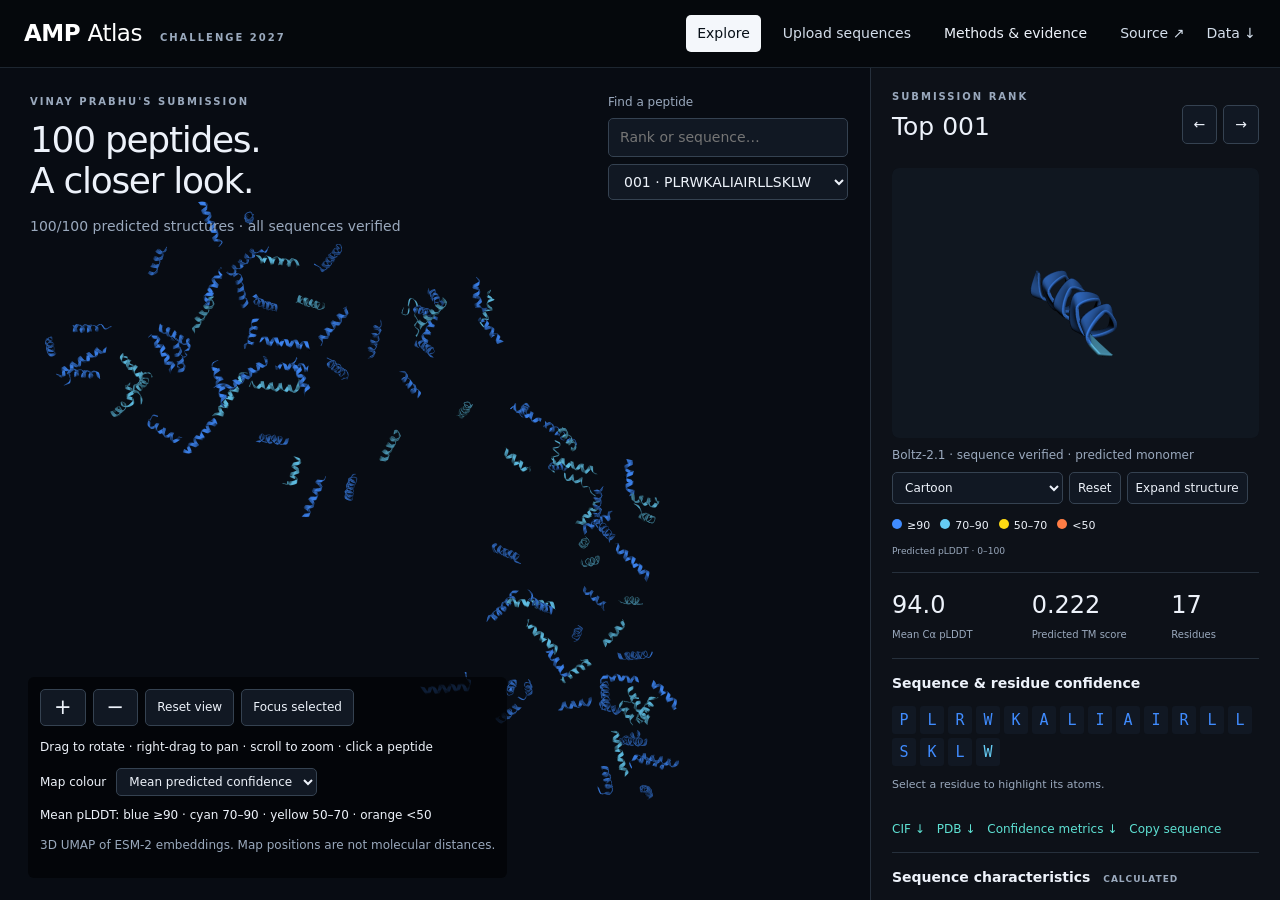
<file: index.html>
<!doctype html><html lang="en"><head><meta charset="utf-8"><meta name="viewport" content="width=device-width, initial-scale=1"><title>AMP Atlas · Top 100</title><script src="3Dmol-min.js"></script><link rel="stylesheet" href="atlas.css?v=2"></head><body>
<header><a class="brand" href="#">AMP <span>Atlas</span><small>CHALLENGE 2027</small></a><nav><button id="explore" class="active">Explore</button><a href="upload.html">Upload sequences</a><button id="methods">Methods & evidence</button><a href="https://github.com/vinayprabhu/amp-challenge-2027-submission" target="_blank" rel="noreferrer">Source ↗</a><a href="top100_audit.csv" download>Data ↓</a></nav></header>
<main><section id="map-panel" aria-label="3D UMAP sequence map"><div id="map" role="img" aria-label="Zoomable 3D UMAP with predicted peptide structure glyphs"></div><div class="map-top"><div class="eyebrow">VINAY PRABHU'S SUBMISSION</div><h1>100 peptides.<br>A closer look.</h1><p id="count">Loading verified structures…</p></div>
<div class="search-tools"><label for="search">Find a peptide</label><input id="search" placeholder="Rank or sequence…" autocomplete="off"><select id="pick" aria-label="Select peptide"></select><p id="search-status" aria-live="polite"></p></div>
<div class="map-bottom"><div class="zoom"><button id="zoom-in" aria-label="Zoom in">+</button><button id="zoom-out" aria-label="Zoom out">−</button><button id="reset-map">Reset view</button><button id="focus">Focus selected</button></div><p>Drag to rotate · right-drag to pan · scroll to zoom · click a peptide</p><label for="colour">Map colour</label><select id="colour"><option value="confidence">Mean predicted confidence</option><option value="rank">Submission rank</option><option value="length">Length</option><option value="charge">Calculated charge at pH 7</option><option value="similarity">Reference similarity</option></select><div id="map-legend"></div><p class="muted">3D UMAP of ESM-2 embeddings. Map positions are not molecular distances.</p></div><div id="hover" aria-live="polite"></div></section>
<aside aria-label="Selected peptide details"><div class="peptide-head"><div><div class="eyebrow">SUBMISSION RANK</div><h2 id="peptide-title">Top 001</h2></div><div class="arrows"><button id="previous" aria-label="Previous peptide">←</button><button id="next" aria-label="Next peptide">→</button></div></div>
<div id="molecule" role="img" aria-label="Interactive predicted monomer structure"></div><p id="structure-status" class="status"></p><div class="molecule-tools"><select id="representation" aria-label="Molecular representation"><option value="cartoon">Cartoon</option><option value="stick">Ball and stick</option><option value="both">Cartoon + side chains</option></select><button id="reset-molecule">Reset</button><button id="expand">Expand structure</button></div>
<div class="confidence-key"><span><i style="background:#0053d6"></i>≥90</span><span><i style="background:#65cbf3"></i>70–90</span><span><i style="background:#ffdb13"></i>50–70</span><span><i style="background:#ff7d45"></i>&lt;50</span><small>Predicted pLDDT · 0–100</small></div>
<div class="headline-metrics"><div><span id="plddt">—</span><small>Mean Cα pLDDT</small></div><div><span id="ptm">—</span><small>Predicted TM score</small></div><div><span id="length">—</span><small>Residues</small></div></div>
<section class="detail"><h3>Sequence & residue confidence</h3><div id="sequence" aria-label="Residue sequence"></div><p id="residue-info">Select a residue to inspect it in the structure.</p><div class="downloads"><a id="cif" download>CIF ↓</a><a id="pdb" download>PDB ↓</a><a id="metrics" download>Confidence metrics ↓</a><button id="copy">Copy sequence</button></div></section>
<section class="detail"><h3>Sequence characteristics <small>CALCULATED</small></h3><dl id="properties"></dl><p class="muted">Assumes an unmodified, linear peptide with free termini. Calculated values are not measured activity or toxicity.</p></section>
<section class="detail"><h3>Reference & provenance</h3><dl id="reference"></dl><p id="warnings" class="warning"></p></section>
<details class="detail"><summary>Predicted aligned error</summary><canvas id="pae" width="320" height="320" aria-label="Predicted aligned error matrix"></canvas><p id="pae-info"></p></details>
<section class="detail"><h3>Interpretation</h3><p>Predicted monomer conformations, not experimentally solved structures. Short peptides can adopt different conformations in solution or at membranes. High confidence does not establish antibacterial activity, safety or synthesis suitability.</p><p id="job" class="muted"></p></section></aside></main>
<dialog id="method-dialog"><button id="close-methods" class="close">Close</button><h2>Methods & evidence</h2><div id="method-content"></div></dialog><script src="atlas.js?v=2"></script></body></html>
</file>
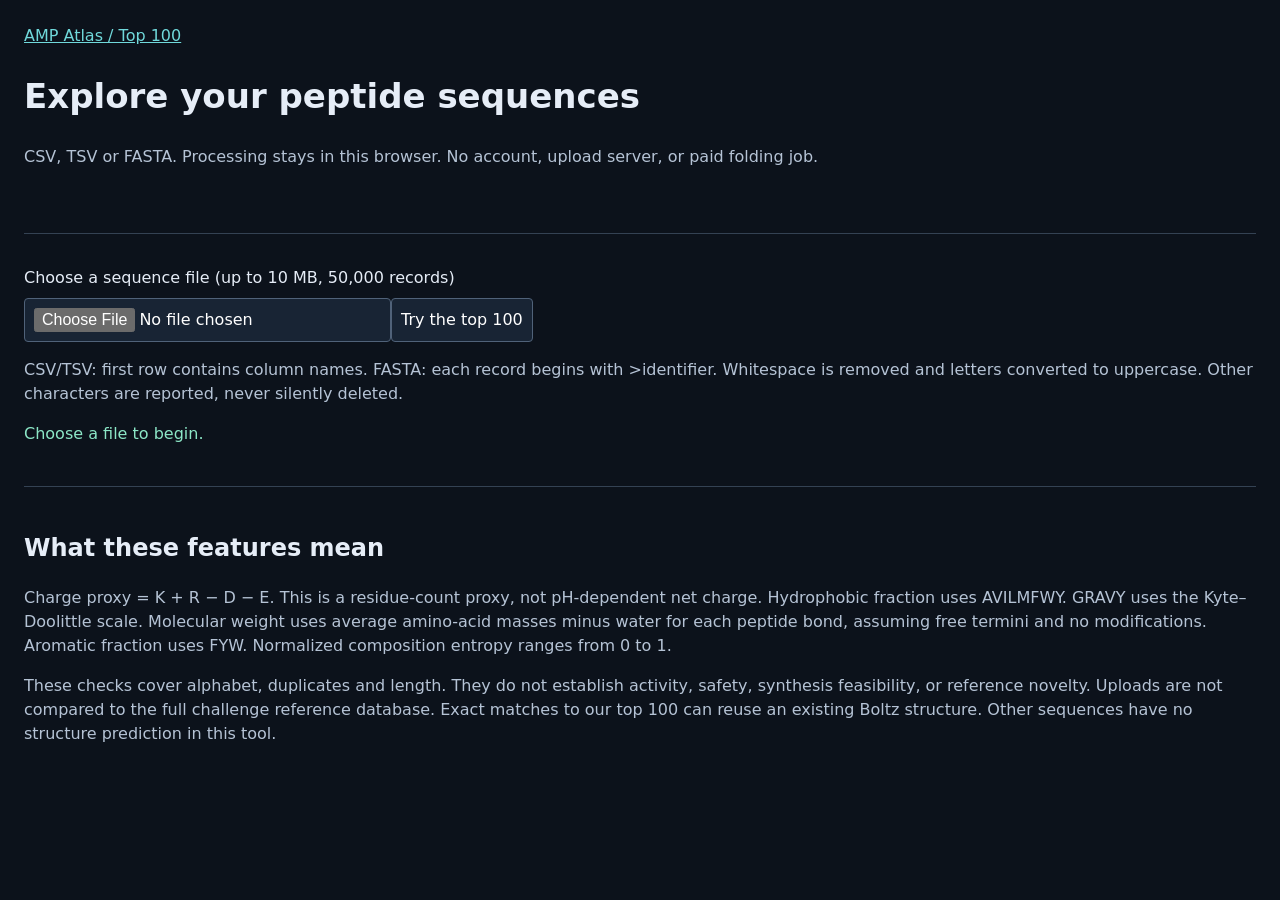
<file: upload.html>
<!doctype html><html lang="en"><head><meta charset="utf-8"><meta name="viewport" content="width=device-width,initial-scale=1"><title>AMP Atlas · Upload explorer</title><link rel="stylesheet" href="upload.css"><script src="plotly.min.js"></script></head><body>
<header><a href="index.html">AMP Atlas / Top 100</a><h1>Explore your peptide sequences</h1><p>CSV, TSV or FASTA. Processing stays in this browser. No account, upload server, or paid folding job.</p></header>
<main><section><label for="file">Choose a sequence file (up to 10 MB, 50,000 records)</label><input type="file" id="file" accept=".csv,.tsv,.fa,.faa,.fasta"><button id="demo">Try the top 100</button><p>CSV/TSV: first row contains column names. FASTA: each record begins with &gt;identifier. Whitespace is removed and letters converted to uppercase. Other characters are reported, never silently deleted.</p><div id="columns" hidden><label>Sequence column <select id="seq-column"></select></label><label>Identifier column <select id="id-column"></select></label><button id="analyze">Analyze selected columns</button></div><p id="status" role="status">Choose a file to begin.</p></section>
<section id="workspace" hidden><h2>Property explorer</h2><p>This plot uses measured-from-sequence descriptors, not ESM embeddings or predicted activity. Changing axes changes the comparison. Points retain duplicate records.</p><div class="controls"><label>X axis <select id="x"></select></label><label>Y axis <select id="y"></select></label><label>Z axis <select id="z"></select></label><label>Color <select id="color"></select></label><label>View <select id="view"><option value="2d">2D</option><option value="3d">3D</option></select></label><label>Filter by ID or sequence <input id="filter"></label><label><input type="checkbox" id="valid-length">Only length 8–50</label><label><input type="checkbox" id="unique">Hide duplicate occurrences</label></div><p id="plot-count"></p><div id="plot"></div><div class="actions"><button id="download">Download all feature results (CSV)</button><button id="report">Download validation report (JSON)</button></div><div class="split"><div><h2>Sequence records</h2><label>Select a record <select id="record"></select></label><p id="table-note"></p><div class="table-wrap"><table><thead><tr><th>Row</th><th>ID</th><th>Sequence</th><th>Length</th><th>Issues</th></tr></thead><tbody id="table"></tbody></table></div></div><div><h2>Selected peptide</h2><pre id="detail"></pre><a id="structure" hidden target="_blank" rel="noopener">Open existing predicted structure ↗</a><p id="structure-note"></p></div></div></section>
<section><h2>What these features mean</h2><p>Charge proxy = K + R − D − E. This is a residue-count proxy, not pH-dependent net charge. Hydrophobic fraction uses AVILMFWY. GRAVY uses the Kyte–Doolittle scale. Molecular weight uses average amino-acid masses minus water for each peptide bond, assuming free termini and no modifications. Aromatic fraction uses FYW. Normalized composition entropy ranges from 0 to 1.</p><p>These checks cover alphabet, duplicates and length. They do not establish activity, safety, synthesis feasibility, or reference novelty. Uploads are not compared to the full challenge reference database. Exact matches to our top 100 can reuse an existing Boltz structure. Other sequences have no structure prediction in this tool.</p></section></main><script type="module" src="upload.mjs"></script></body></html>
</file>
<file: atlas.css>
:root{color-scheme:dark;--bg:#030507;--panel:#0d1118;--line:#26303c;--text:#edf2fa;--muted:#9aa9bd;--cyan:#5ee1d3}*{box-sizing:border-box}body{margin:0;background:var(--bg);color:var(--text);font:14px/1.5 system-ui,-apple-system,sans-serif}button,input,select{font:inherit}button,a,select{touch-action:manipulation}button,select,input{background:#111823;color:var(--text);border:1px solid #354251;border-radius:5px;padding:8px 11px}button,a{cursor:pointer}button:hover{background:#243349}a{color:var(--cyan);text-decoration:none}button:focus-visible,a:focus-visible,input:focus-visible,select:focus-visible{outline:2px solid var(--cyan);outline-offset:3px}header{height:68px;padding:0 24px;display:flex;align-items:center;justify-content:space-between;border-bottom:1px solid #1d2630;background:#05080c}.brand{font-size:23px;color:white;font-weight:650;letter-spacing:-.5px}.brand span{font-weight:350}.brand small{font-size:10px;letter-spacing:2px;color:var(--muted);margin-left:18px}nav{display:flex;align-items:center;gap:22px}nav button{border:0;background:transparent}nav .active{background:#f4f7fb;color:#081018}nav a{color:#d4deeb}main{display:grid;grid-template-columns:minmax(0,1fr) 410px;height:calc(100vh - 68px)}#map-panel{position:relative;min-width:0;overflow:hidden}#map{position:absolute;inset:0}.map-top{position:absolute;top:26px;left:30px;pointer-events:none}.eyebrow{font-size:10px;letter-spacing:2px;font-weight:600;color:var(--muted)}h1{font-size:36px;line-height:1.15;letter-spacing:-1.3px;font-weight:450;margin:10px 0 14px}.map-top p{color:var(--muted)}.search-tools{position:absolute;right:22px;top:25px;width:205px;display:grid;gap:7px}.search-tools label{font-size:12px;color:var(--muted)}#search{width:100%}.search-tools p{margin:0;font-size:12px}.map-bottom{position:absolute;bottom:22px;left:28px;max-width:600px;font-size:12px;background:#030507c9;padding:12px;border-radius:6px}.zoom{display:flex;gap:7px}.zoom button:first-child,.zoom button:nth-child(2){font-size:21px;padding:2px 13px}.map-bottom label{margin-right:10px}.map-bottom select{padding:5px 8px;font-size:12px}#map-legend{margin-top:10px;display:flex;gap:14px;align-items:center}#map-legend i,.confidence-key i{display:inline-block;width:10px;height:10px;border-radius:50%;margin-right:5px}.muted{color:var(--muted);font-size:12px}#hover{position:absolute;bottom:220px;left:28px;pointer-events:none;background:#101923e8;padding:7px 12px;border-radius:5px}#hover:empty{display:none}aside{background:var(--panel);border-left:1px solid var(--line);overflow-y:auto;min-width:0;padding:21px}.peptide-head{display:flex;justify-content:space-between;align-items:center}h2{font-size:25px;margin:4px 0 14px;font-weight:500}.arrows{display:flex;gap:6px}#molecule{height:270px;position:relative;background:#080c12;border-radius:7px;margin-top:8px;overflow:hidden}.status{font-size:12px;color:var(--muted);min-height:18px;margin:8px 0}.molecule-tools{display:flex;gap:6px;flex-wrap:wrap}.molecule-tools button,.molecule-tools select{font-size:12px;padding:6px 8px}.confidence-key{display:flex;flex-wrap:wrap;gap:10px;font-size:11px;margin:14px 0}.confidence-key small{width:100%;color:var(--muted)}.headline-metrics{display:grid;grid-template-columns:1.5fr 1.5fr 1fr;gap:8px;padding:14px 0;border-top:1px solid var(--line);border-bottom:1px solid var(--line)}.headline-metrics span{font-size:24px;display:block}.headline-metrics small{color:var(--muted);font-size:10px}.detail{padding:14px 0;border-bottom:1px solid var(--line)}h3{font-size:14px;font-weight:550;margin:0 0 12px}h3 small{font-size:9px;letter-spacing:1px;color:var(--muted);margin-left:8px}#sequence{display:flex;gap:4px;flex-wrap:wrap}#sequence button{font:15px monospace;min-width:24px;padding:5px 3px;color:#081019;border:0;border-radius:3px}#residue-info{font-size:11px;color:var(--muted);min-height:32px}.downloads{display:flex;flex-wrap:wrap;gap:12px;font-size:12px}.downloads button{background:none;border:0;padding:0;color:var(--cyan);font-size:12px}.downloads a:not([href]){color:#66707d;pointer-events:none}dl{display:grid;grid-template-columns:minmax(0,1fr) minmax(0,1fr);gap:8px 15px;font-size:12px;margin:0}dt{color:var(--muted)}dd{margin:0;overflow-wrap:anywhere}.warning{color:#ffd38a;font-size:12px}.detail p{font-size:12px}#pae{width:100%;height:auto;margin-top:15px}summary{cursor:pointer}dialog{background:#101823;color:var(--text);border:1px solid #48617c;border-radius:10px;max-width:720px;max-height:85vh;padding:28px}dialog::backdrop{background:#000a}.close{float:right}.expanded #map-panel{display:none}.expanded main{grid-template-columns:1fr}.expanded aside{display:grid;grid-template-columns:minmax(0,2fr) minmax(330px,1fr);gap:10px 25px}.expanded #molecule{grid-column:1;grid-row:2 / span 5;height:70vh}.expanded .peptide-head{grid-column:1 / -1}.expanded aside>*:not(#molecule):not(.peptide-head){grid-column:2}.expanded .detail{padding:10px 0}@media(min-width:1700px){main{grid-template-columns:minmax(0,1fr) 450px}#molecule{height:300px}}@media(max-width:1000px){main{grid-template-columns:minmax(0,1fr) 350px}.brand small{display:none}nav{gap:8px}.search-tools{top:150px;left:25px;width:185px}h1{font-size:28px}.map-bottom{max-width:calc(100% - 40px);left:15px}aside{padding:14px}.expanded aside{display:block}}@media(max-width:700px){header{height:auto;min-height:64px;padding:12px;flex-wrap:wrap;gap:10px}nav{font-size:11px}nav button{padding:6px}main{height:auto;display:block}#map-panel{height:68vh;min-height:510px}.map-top{left:20px;top:20px}.map-top h1{font-size:25px}.search-tools{left:auto;right:15px;top:20px;width:150px}aside{height:auto;overflow:visible;border-left:0;border-top:1px solid var(--line);padding:20px}#molecule{height:330px}.map-bottom{bottom:10px}.map-bottom .muted{max-width:300px}.expanded #molecule{height:65vh}}
#pick{width:100%;min-width:0}.search-tools{width:240px}.confidence-key span:first-child i{background:#408cff!important}
@media(max-width:700px){.search-tools{top:160px;left:20px;right:auto;width:230px}.map-bottom{font-size:10px}.zoom button{font-size:11px}}
</file>
<file: upload.css>
:root{color-scheme:dark}*{box-sizing:border-box}body{background:#0c121b;color:#e6edf7;font:16px/1.5 system-ui;margin:0}header,main{max-width:1350px;margin:auto;padding:24px}h1{font-size:34px}h2{font-size:24px}p{color:#b5c3d5}section{border-top:1px solid #344253;padding:24px 0}a{color:#70d9db}button,input,select{font:inherit;background:#182434;color:#fff;border:1px solid #506279;padding:9px;border-radius:4px;max-width:100%}button{cursor:pointer}button:hover{background:#2c4058}label{display:block;margin:8px 0}.controls{display:flex;flex-wrap:wrap;gap:16px}.controls label{max-width:250px}.controls select{display:block}.split{display:grid;grid-template-columns:1.3fr 1fr;gap:30px}.table-wrap{max-height:380px;overflow:auto}table{border-collapse:collapse;width:100%;font-size:13px}td,th{padding:8px;border-bottom:1px solid #344253;text-align:left;overflow-wrap:anywhere}td button{font-size:13px}pre{white-space:pre-wrap;overflow-wrap:anywhere;font:14px/1.6 monospace}#plot{height:560px}#status{color:#8ce7c7}.actions{display:flex;gap:12px;flex-wrap:wrap}[hidden]{display:none!important}@media(max-width:750px){.split{grid-template-columns:1fr}header,main{padding:16px}#plot{height:420px}}
</file>
